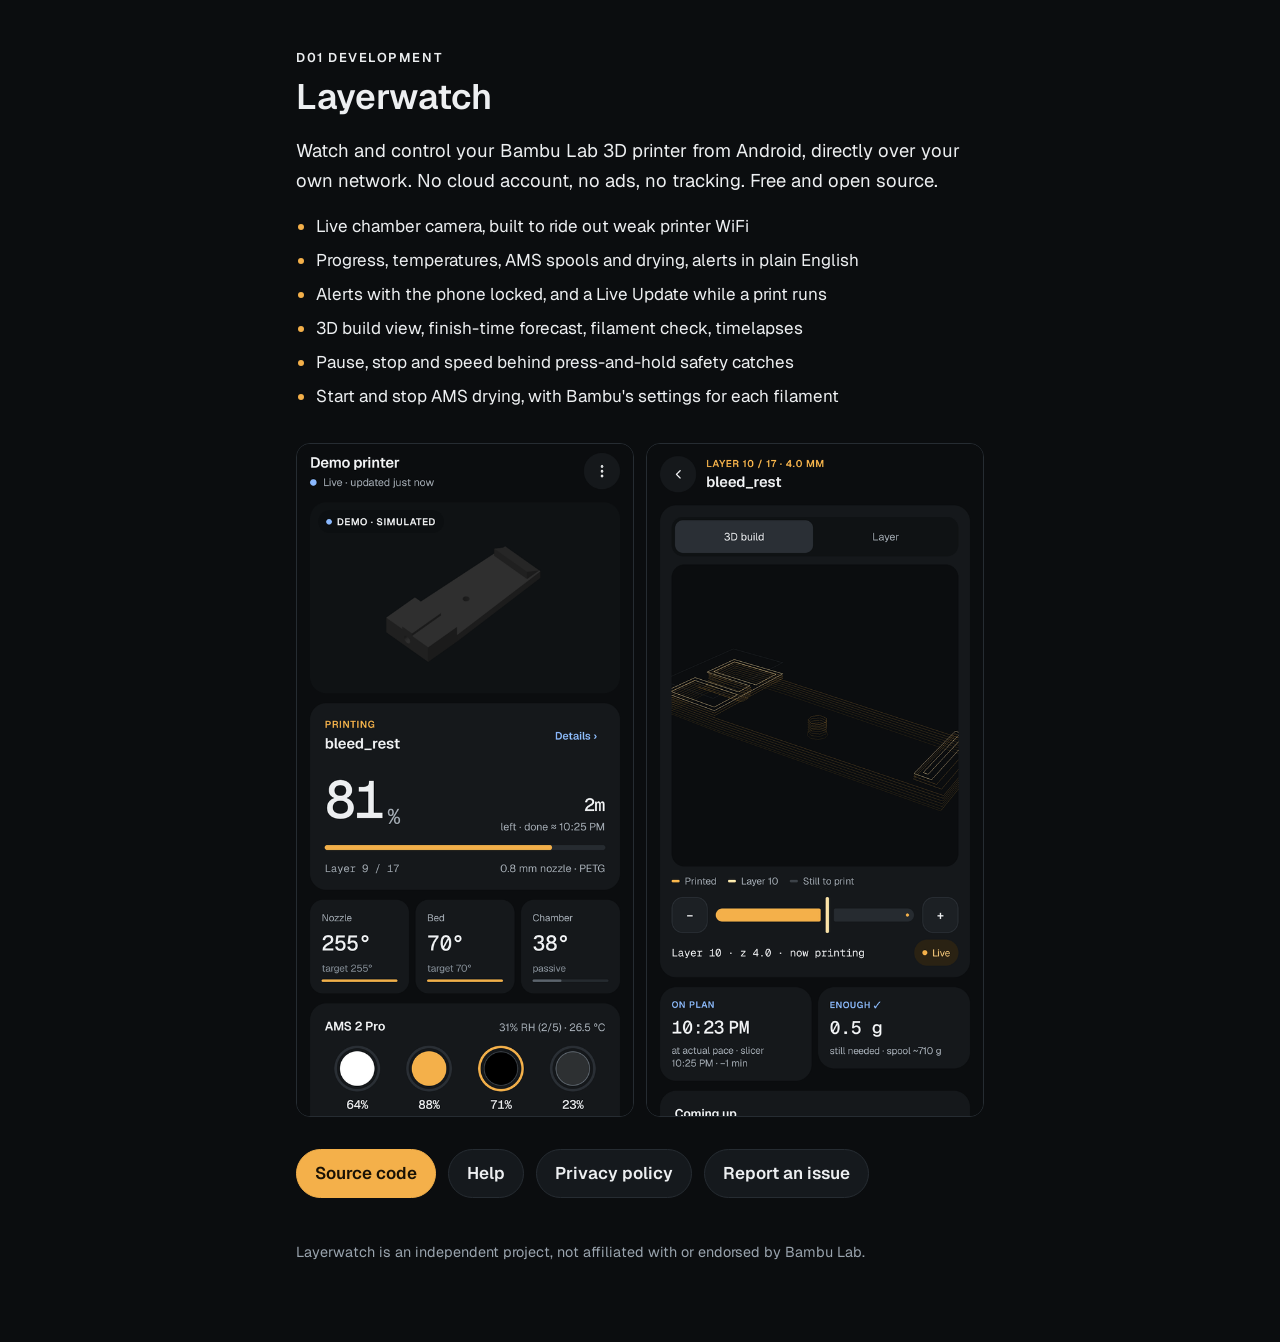
<file: docs/index.html>
<!doctype html>
<html lang="en">
<head>
<meta charset="utf-8">
<meta name="viewport" content="width=device-width, initial-scale=1">
<title>Layerwatch</title>
<meta name="description" content="Watch and control Bambu Lab 3D printers over your own network. No cloud, no ads.">
<link rel="stylesheet" href="style.css">
</head>
<body>
<main>
  <p class="eyebrow">D01 Development</p>
  <h1>Layerwatch</h1>
  <p class="lead">Watch and control your Bambu Lab 3D printer from Android, directly over
    your own network. No cloud account, no ads, no tracking. Free and open source.</p>
  <ul>
    <li>Live chamber camera, built to ride out weak printer WiFi</li>
    <li>Progress, temperatures, AMS spools and drying, alerts in plain English</li>
    <li>Alerts with the phone locked, and a Live Update while a print runs</li>
    <li>3D build view, finish-time forecast, filament check, timelapses</li>
    <li>Pause, stop and speed behind press-and-hold safety catches</li>
    <li>Start and stop AMS drying, with Bambu's settings for each filament</li>
  </ul>
  <div class="shots">
    <img src="screenshots/dashboard.png" alt="Dashboard during a print">
    <img src="screenshots/details.png" alt="Print details with the 3D build view">
  </div>
  <div class="links">
    <a class="primary" href="https://github.com/d01/layerwatch">Source code</a>
    <a href="help.html">Help</a>
    <a href="privacy.html">Privacy policy</a>
    <a href="https://github.com/d01/layerwatch/issues">Report an issue</a>
  </div>
  <p class="muted small">Layerwatch is an independent project, not affiliated with or
    endorsed by Bambu Lab.</p>
</main>
</body>
</html>
</file>
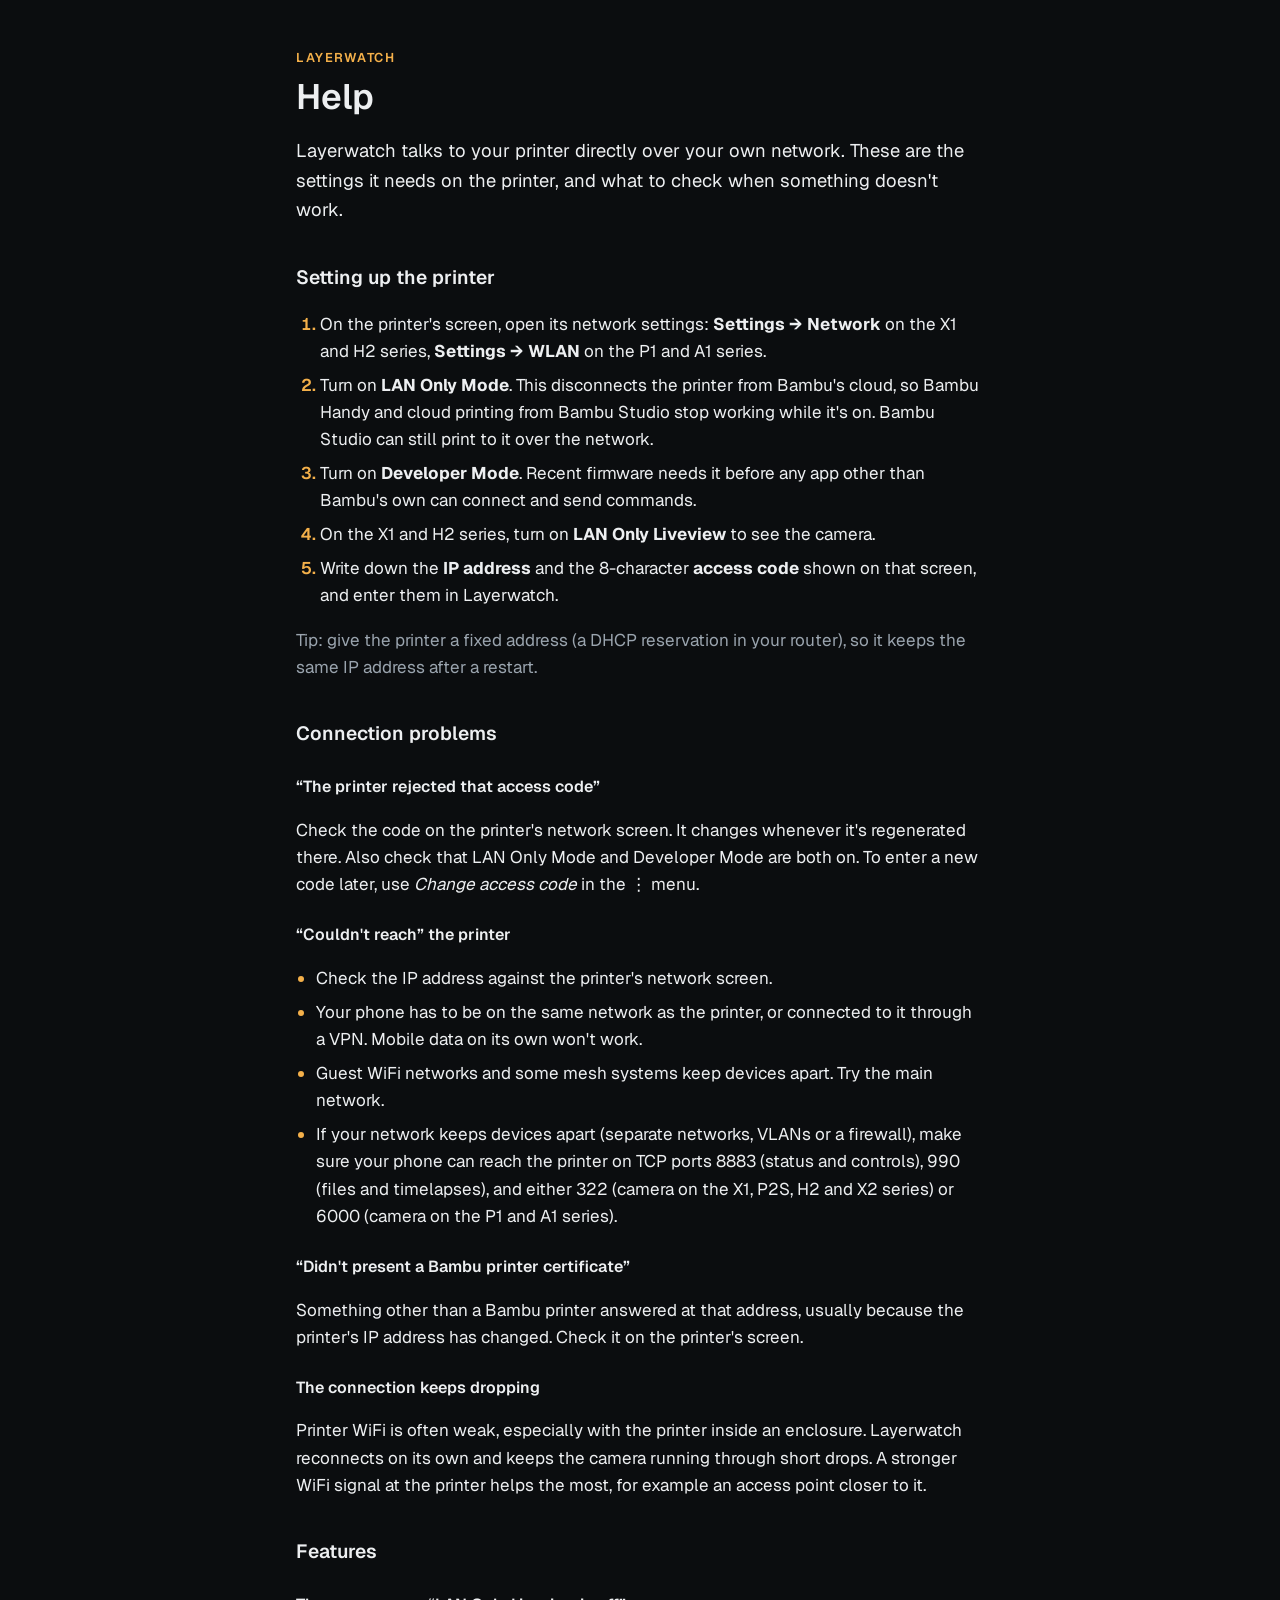
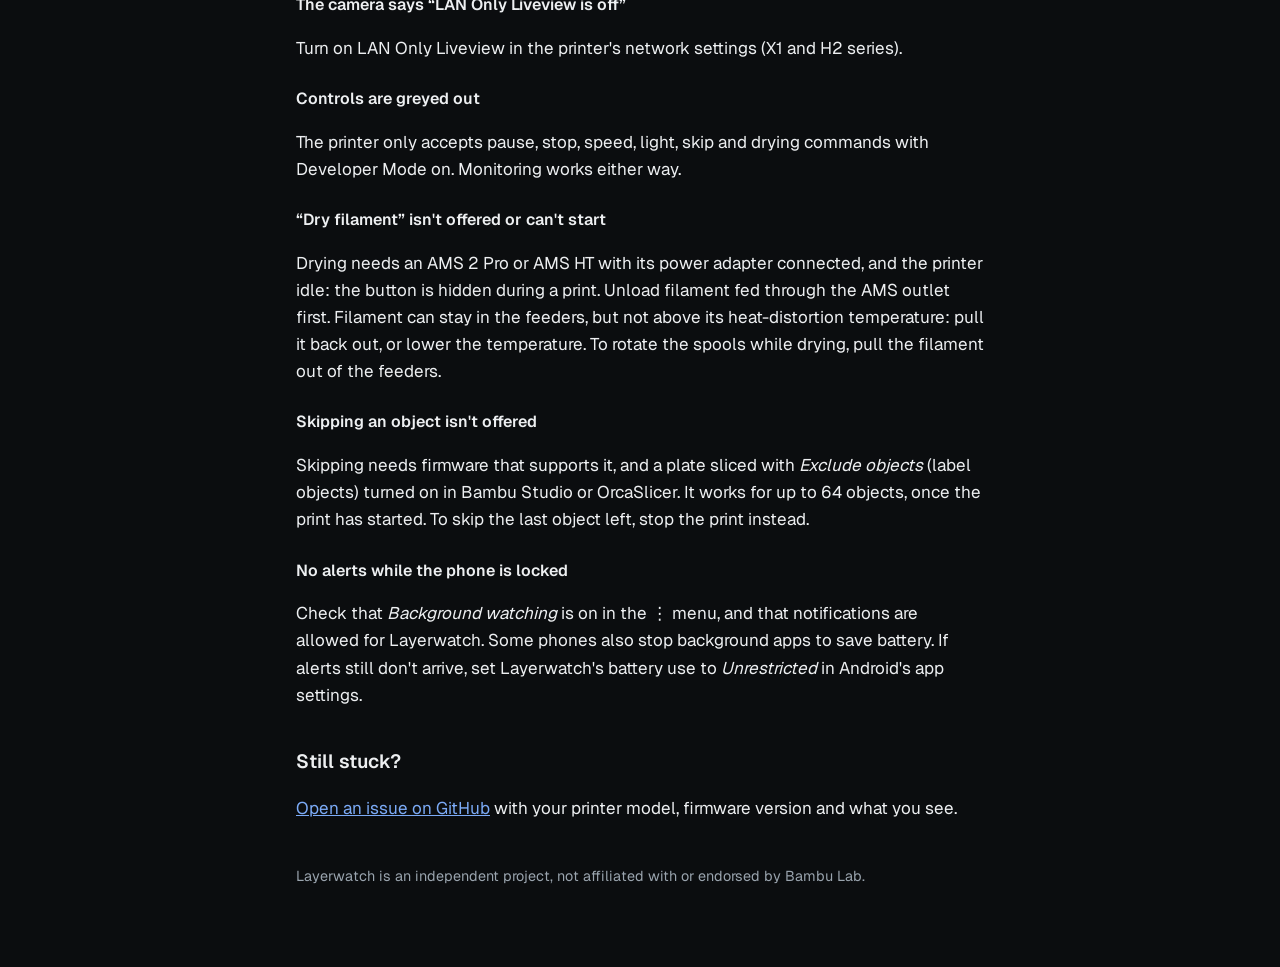
<file: docs/help.html>
<!doctype html>
<html lang="en">
<head>
<meta charset="utf-8">
<meta name="viewport" content="width=device-width, initial-scale=1">
<title>Layerwatch Help</title>
<meta name="description" content="Setting up Layerwatch with a Bambu Lab printer, and fixes for common connection problems.">
<link rel="stylesheet" href="style.css">
</head>
<body>
<main>
  <p class="eyebrow"><a href="./">Layerwatch</a></p>
  <h1>Help</h1>
  <p class="lead">Layerwatch talks to your printer directly over your own network. These are
    the settings it needs on the printer, and what to check when something doesn't work.</p>

  <h2 id="setup">Setting up the printer</h2>
  <ol>
    <li>On the printer's screen, open its network settings: <strong>Settings → Network</strong>
      on the X1 and H2 series, <strong>Settings → WLAN</strong> on the P1 and A1 series.</li>
    <li>Turn on <strong>LAN Only Mode</strong>. This disconnects the printer from Bambu's cloud,
      so Bambu Handy and cloud printing from Bambu Studio stop working while it's on. Bambu
      Studio can still print to it over the network.</li>
    <li>Turn on <strong>Developer Mode</strong>. Recent firmware needs it before any app other
      than Bambu's own can connect and send commands.</li>
    <li>On the X1 and H2 series, turn on <strong>LAN Only Liveview</strong> to see the camera.</li>
    <li>Write down the <strong>IP address</strong> and the 8-character <strong>access
      code</strong> shown on that screen, and enter them in Layerwatch.</li>
  </ol>
  <p class="muted">Tip: give the printer a fixed address (a DHCP reservation in your router),
    so it keeps the same IP address after a restart.</p>

  <h2 id="errors">Connection problems</h2>
  <h3>“The printer rejected that access code”</h3>
  <p>Check the code on the printer's network screen. It changes whenever it's regenerated
    there. Also check that LAN Only Mode and Developer Mode are both
    on. To enter a new code later, use <em>Change access code</em> in the ⋮ menu.</p>

  <h3>“Couldn't reach” the printer</h3>
  <ul>
    <li>Check the IP address against the printer's network screen.</li>
    <li>Your phone has to be on the same network as the printer, or connected to it through
      a VPN. Mobile data on its own won't work.</li>
    <li>Guest WiFi networks and some mesh systems keep devices apart. Try the main
      network.</li>
    <li>If your network keeps devices apart (separate networks, VLANs or a firewall), make
      sure your phone can reach the printer on TCP ports 8883 (status and controls), 990 (files and timelapses), and either 322
      (camera on the X1, P2S, H2 and X2 series) or 6000 (camera on the P1 and A1 series).</li>
  </ul>

  <h3>“Didn't present a Bambu printer certificate”</h3>
  <p>Something other than a Bambu printer answered at that address, usually because the
    printer's IP address has changed. Check it on the printer's screen.</p>

  <h3>The connection keeps dropping</h3>
  <p>Printer WiFi is often weak, especially with the printer inside an enclosure. Layerwatch
    reconnects on its own and keeps the camera running through short drops. A stronger
    WiFi signal at the printer helps the most, for example an access point closer to
    it.</p>

  <h2 id="features">Features</h2>
  <h3>The camera says “LAN Only Liveview is off”</h3>
  <p>Turn on LAN Only Liveview in the printer's network settings (X1 and H2 series).</p>

  <h3>Controls are greyed out</h3>
  <p>The printer only accepts pause, stop, speed, light, skip and drying commands with
    Developer Mode on. Monitoring works either way.</p>

  <h3>“Dry filament” isn't offered or can't start</h3>
  <p>Drying needs an AMS 2 Pro or AMS HT with its power adapter connected, and the printer
    idle: the button is hidden during a print. Unload filament fed through the AMS outlet
    first. Filament can stay in the feeders, but not above its heat-distortion temperature:
    pull it back out, or lower the temperature. To rotate the spools while drying, pull the
    filament out of the feeders.</p>

  <h3>Skipping an object isn't offered</h3>
  <p>Skipping needs firmware that supports it, and a plate sliced with <em>Exclude
    objects</em> (label objects) turned on in Bambu Studio or OrcaSlicer. It works for up to 64
    objects, once the print has started. To skip the last object left, stop the print
    instead.</p>

  <h3>No alerts while the phone is locked</h3>
  <p>Check that <em>Background watching</em> is on in the ⋮ menu, and that notifications are
    allowed for Layerwatch. Some phones also stop background apps to save battery. If alerts
    still don't arrive, set Layerwatch's battery use to <em>Unrestricted</em> in Android's app
    settings.</p>

  <h2 id="contact">Still stuck?</h2>
  <p><a href="https://github.com/d01/layerwatch/issues">Open an issue on GitHub</a> with your
    printer model, firmware version and what you see.</p>

  <p class="muted small">Layerwatch is an independent project, not affiliated with or
    endorsed by Bambu Lab.</p>
</main>
</body>
</html>
</file>
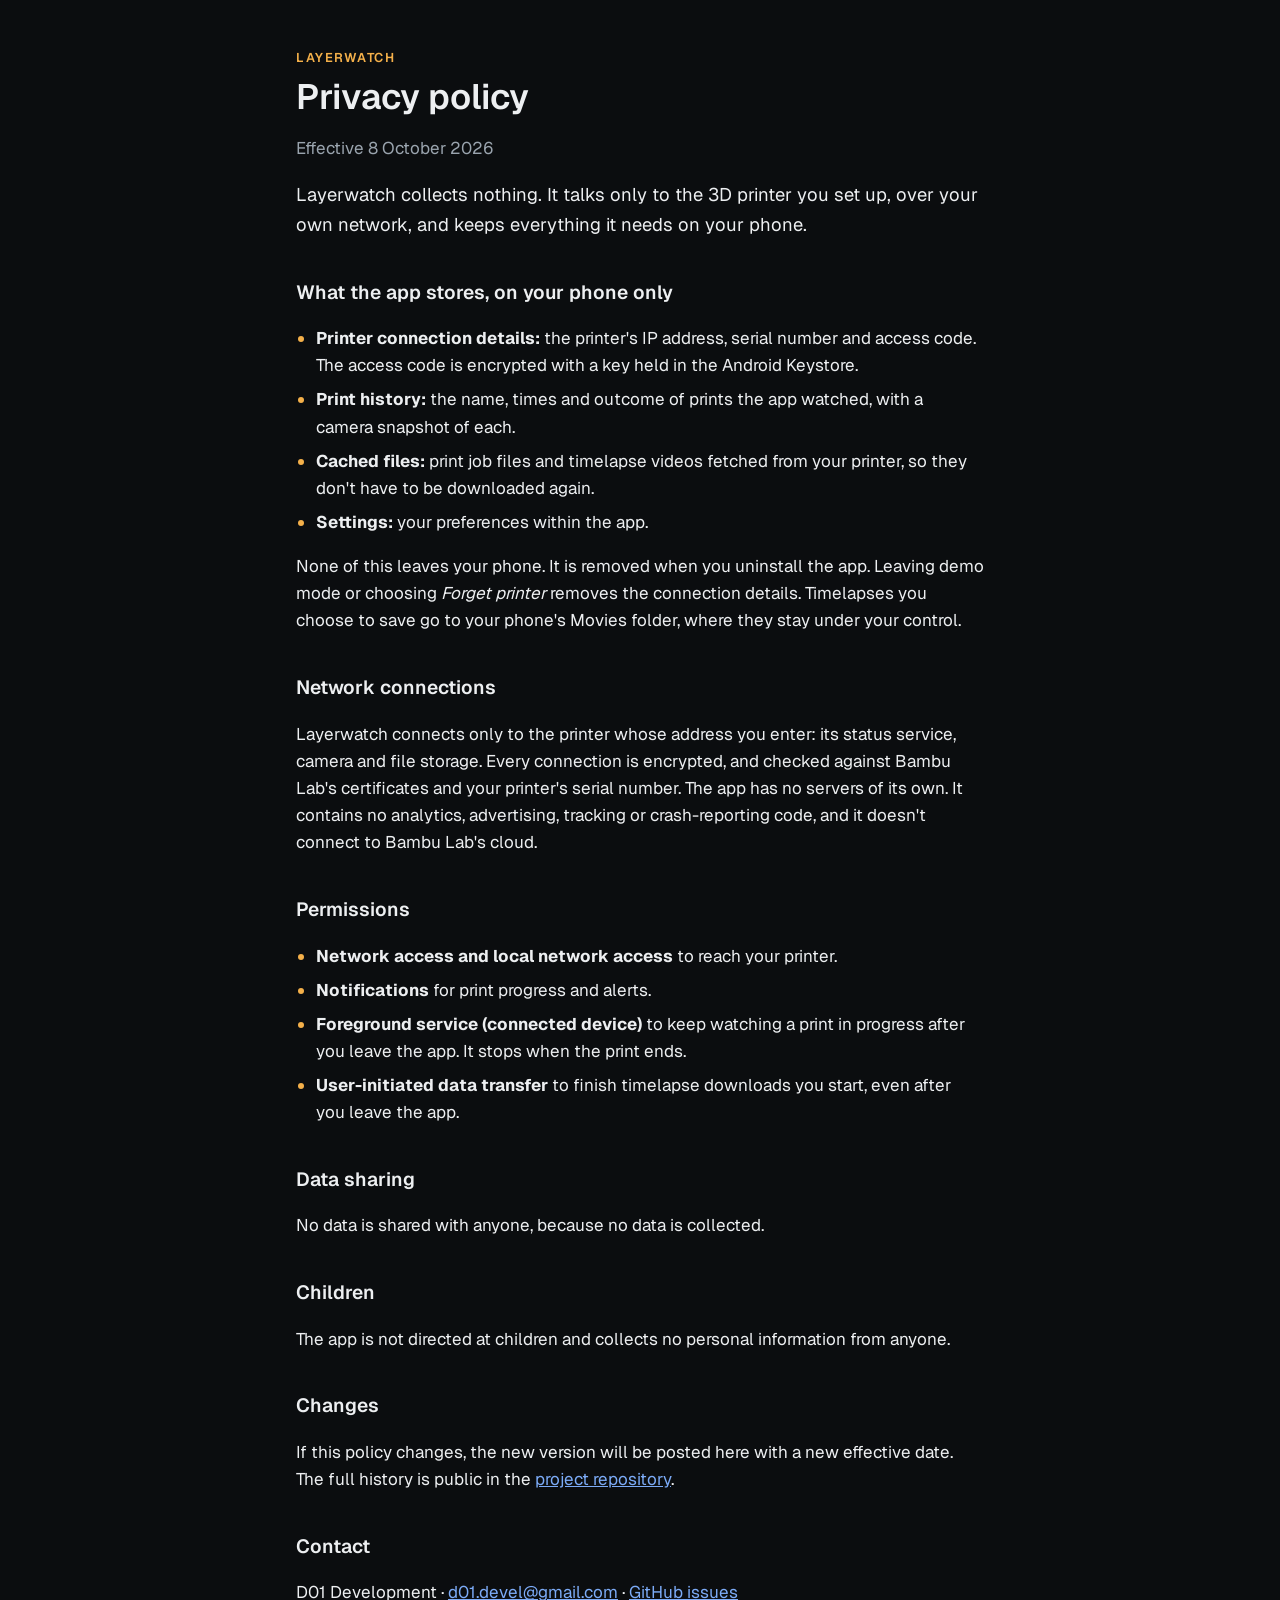
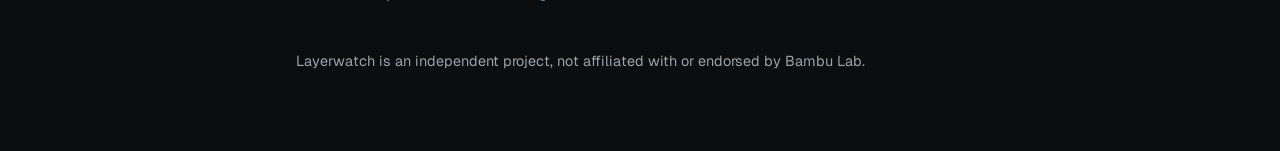
<file: docs/privacy.html>
<!doctype html>
<html lang="en">
<head>
<meta charset="utf-8">
<meta name="viewport" content="width=device-width, initial-scale=1">
<title>Layerwatch Privacy Policy</title>
<meta name="description" content="Privacy policy for Layerwatch, an Android app for Bambu Lab 3D printers.">
<link rel="stylesheet" href="style.css">
</head>
<body>
<main>
  <p class="eyebrow"><a href="./">Layerwatch</a></p>
  <h1>Privacy policy</h1>
  <p class="muted">Effective 8 October 2026</p>

  <p class="lead">Layerwatch collects nothing. It talks only to the 3D printer you set up,
    over your own network, and keeps everything it needs on your phone.</p>

  <h2>What the app stores, on your phone only</h2>
  <ul>
    <li><strong>Printer connection details:</strong> the printer's IP address, serial
      number and access code. The access code is encrypted with a key held in the
      Android Keystore.</li>
    <li><strong>Print history:</strong> the name, times and outcome of prints the app
      watched, with a camera snapshot of each.</li>
    <li><strong>Cached files:</strong> print job files and timelapse videos fetched from
      your printer, so they don't have to be downloaded again.</li>
    <li><strong>Settings:</strong> your preferences within the app.</li>
  </ul>
  <p>None of this leaves your phone. It is removed when you uninstall the app. Leaving
    demo mode or choosing <em>Forget printer</em> removes the connection details.
    Timelapses you choose to save go to your phone's Movies folder, where they stay
    under your control.</p>

  <h2>Network connections</h2>
  <p>Layerwatch connects only to the printer whose address you enter: its status
    service, camera and file storage. Every connection is encrypted, and checked against
    Bambu Lab's certificates and your printer's serial number. The app has no servers of
    its own. It contains no analytics, advertising, tracking or crash-reporting code, and
    it doesn't connect to Bambu Lab's cloud.</p>

  <h2>Permissions</h2>
  <ul>
    <li><strong>Network access and local network access</strong> to reach your printer.</li>
    <li><strong>Notifications</strong> for print progress and alerts.</li>
    <li><strong>Foreground service (connected device)</strong> to keep watching a print
      in progress after you leave the app. It stops when the print ends.</li>
    <li><strong>User-initiated data transfer</strong> to finish timelapse downloads you
      start, even after you leave the app.</li>
  </ul>

  <h2>Data sharing</h2>
  <p>No data is shared with anyone, because no data is collected.</p>

  <h2>Children</h2>
  <p>The app is not directed at children and collects no personal information from
    anyone.</p>

  <h2>Changes</h2>
  <p>If this policy changes, the new version will be posted here with a new effective
    date. The full history is public in the
    <a href="https://github.com/d01/layerwatch/commits/main/docs/privacy.html">project repository</a>.</p>

  <h2>Contact</h2>
  <p>D01 Development · <a href="mailto:d01.devel@gmail.com">d01.devel@gmail.com</a> ·
    <a href="https://github.com/d01/layerwatch/issues">GitHub issues</a></p>

  <p class="muted small">Layerwatch is an independent project, not affiliated with or
    endorsed by Bambu Lab.</p>
</main>
</body>
</html>
</file>
<file: docs/style.css>
@import url("https://fonts.googleapis.com/css2?family=Geist:wght@400;600&display=swap");

:root {
  --ground: #0b0d0f;
  --card: #15191d;
  --text: #edeff1;
  --muted: #9aa4ae;
  --amber: #f4b04a;
  --blue: #7cabf7;
  --hairline: #262c32;
}

* { box-sizing: border-box; }

body {
  margin: 0;
  background: var(--ground);
  color: var(--text);
  font: 17px/1.6 Geist, system-ui, sans-serif;
}

main {
  max-width: 720px;
  margin: 0 auto;
  padding: 48px 16px 64px;
}

h1 { font-size: 2.2rem; line-height: 1.2; margin: 0.2em 0 0.3em; font-weight: 600; }
h2 { font-size: 1.2rem; margin: 2em 0 0.5em; font-weight: 600; }
h3 { font-size: 1rem; margin: 1.5em 0 0.3em; font-weight: 600; }
ol { padding-left: 1.4em; }
ol li::marker { font-weight: 600; }
a { color: var(--blue); }
.eyebrow { text-transform: uppercase; letter-spacing: 0.12em; font-size: 0.8rem; font-weight: 600; margin: 0; }
.eyebrow a { color: var(--amber); text-decoration: none; }
.lead { font-size: 1.15rem; }
.muted { color: var(--muted); }
.small { font-size: 0.9rem; margin-top: 3em; }
ul { padding-left: 1.2em; }
li { margin: 0.4em 0; }
li::marker { color: var(--amber); }
.shots { display: grid; grid-template-columns: repeat(auto-fit, minmax(200px, 1fr)); gap: 12px; margin: 32px 0; }
.shots img { width: 100%; border-radius: 14px; border: 1px solid var(--hairline); }
.links { display: flex; flex-wrap: wrap; gap: 12px; margin-top: 24px; }
.links a {
  padding: 10px 18px; border-radius: 999px; text-decoration: none; font-weight: 600;
  background: var(--card); border: 1px solid var(--hairline); color: var(--text);
}
.links a.primary { background: var(--amber); color: #1a1205; border-color: var(--amber); }
</file>
